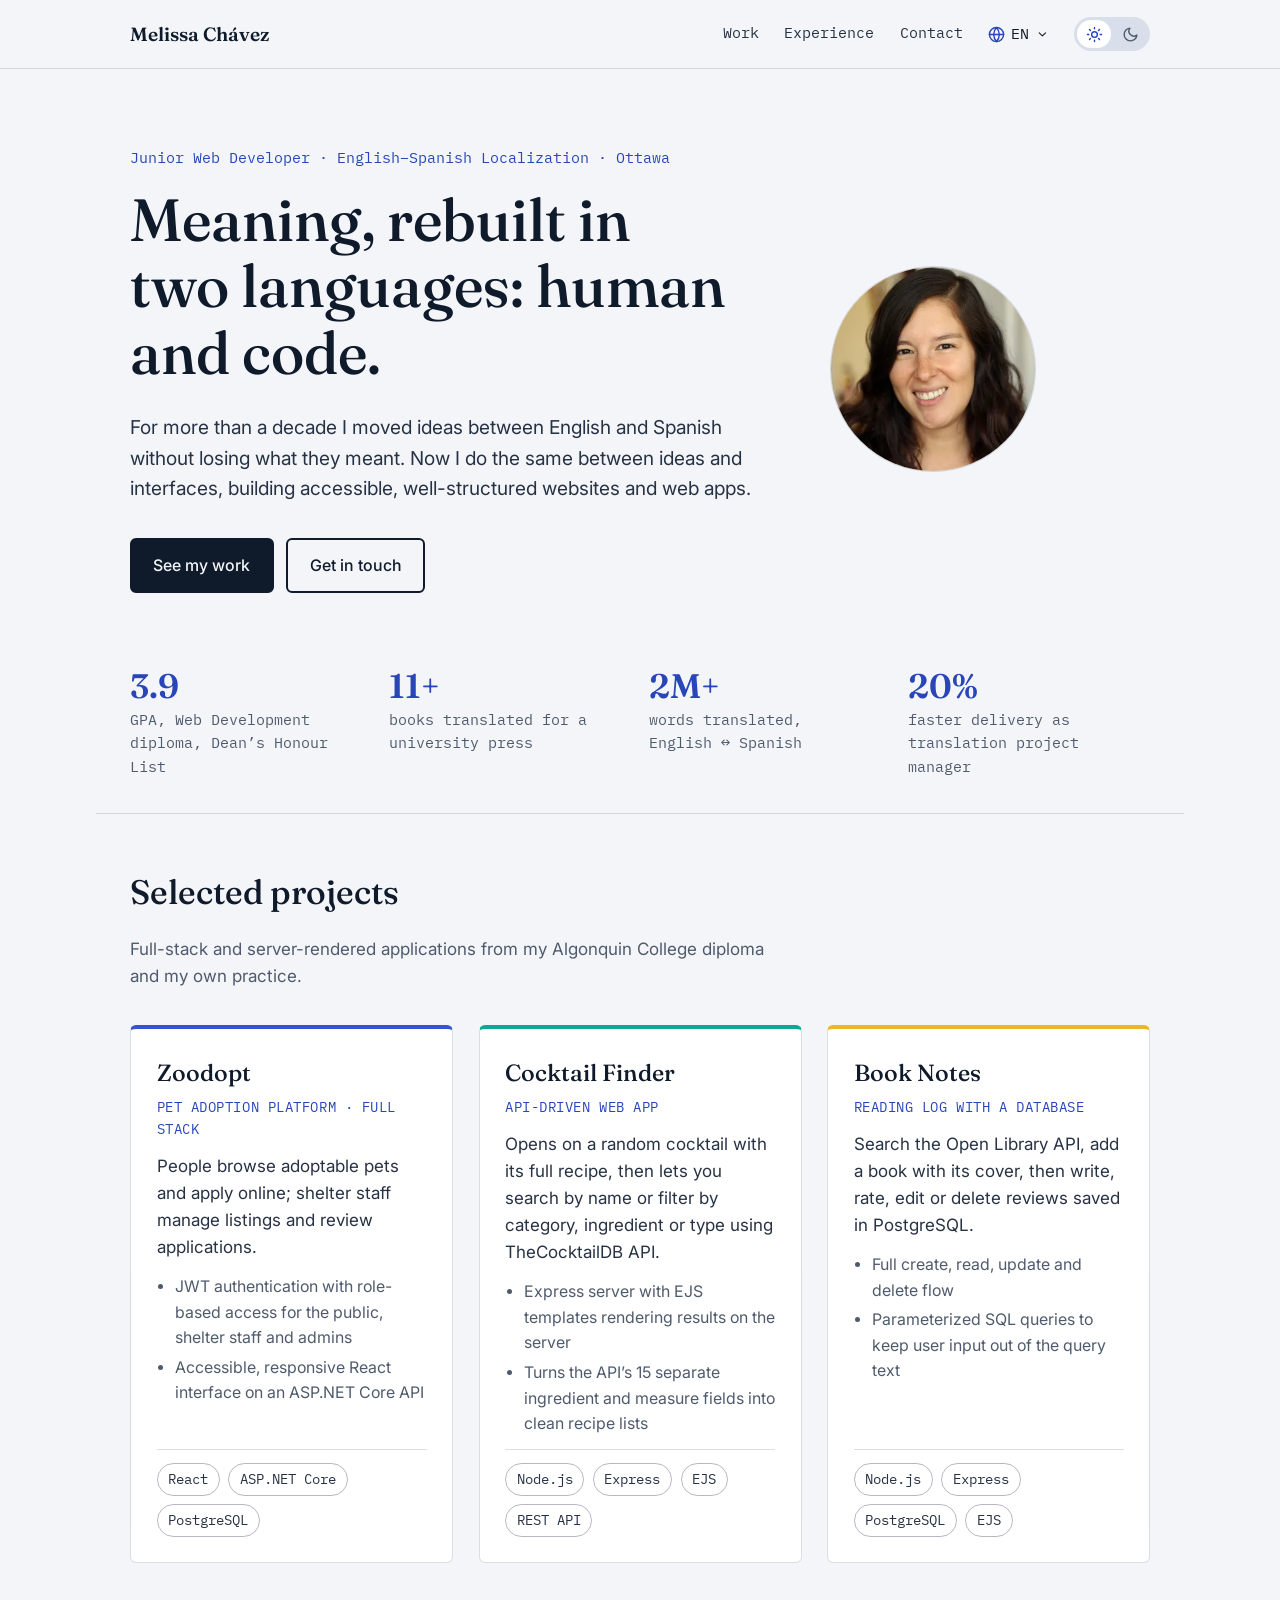
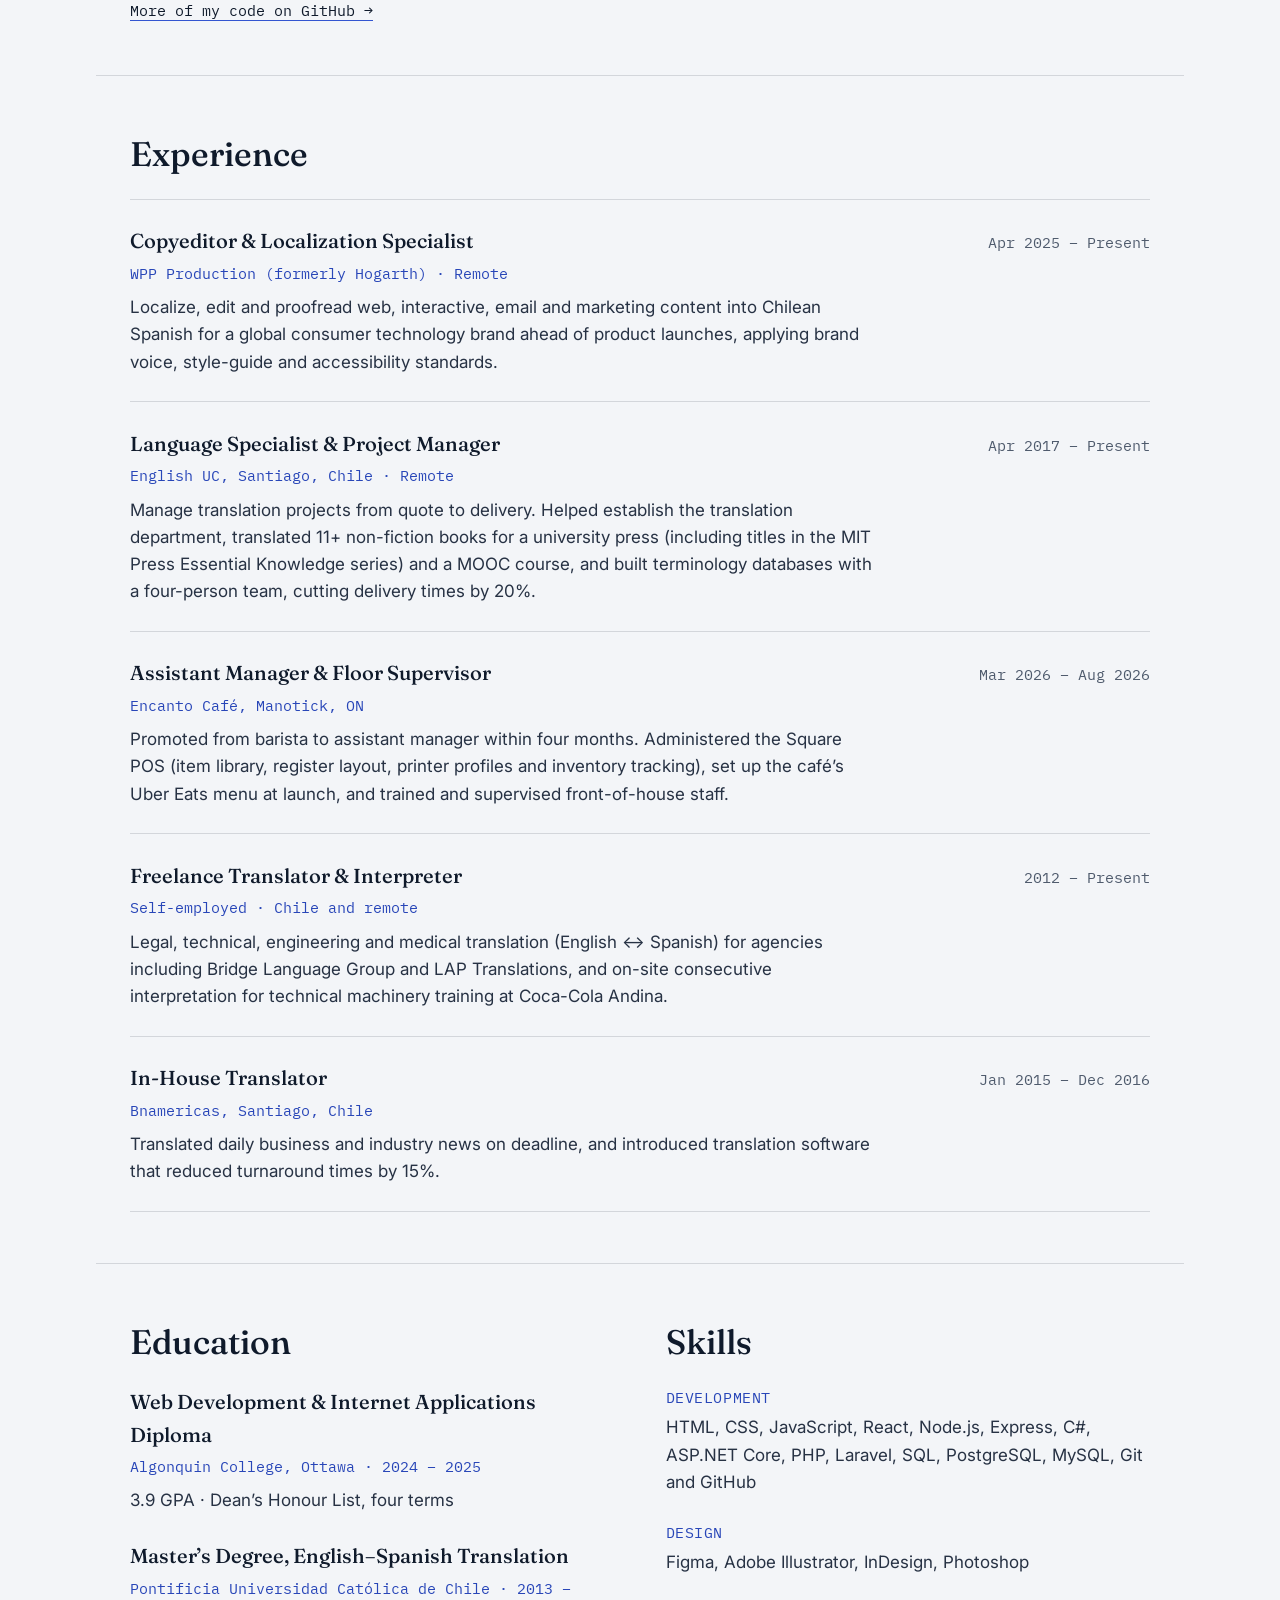
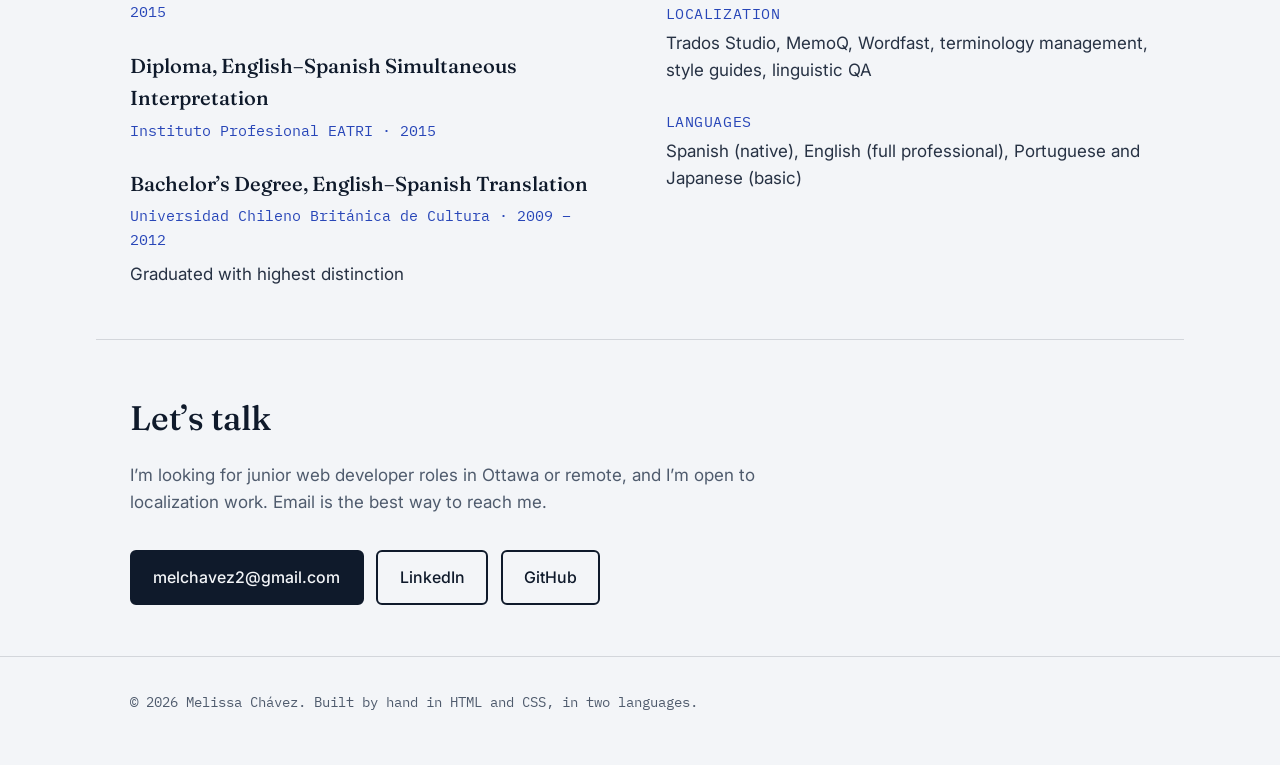
<file: index.html>
<!DOCTYPE html>
<html lang="en">
<head>
  <meta charset="UTF-8">
  <meta name="viewport" content="width=device-width, initial-scale=1">
  <title>Melissa Chávez | Junior Web Developer, Ottawa</title>
  <meta name="description" content="Melissa Chávez is a junior web developer in Ottawa with a 3.9 GPA web development diploma and over a decade of English–Spanish translation, localization and project management experience.">
  <link rel="canonical" href="https://melichavez.com/">
  <!-- Tell search engines this page also exists in Spanish -->
  <link rel="alternate" hreflang="en" href="https://melichavez.com/">
  <link rel="alternate" hreflang="es" href="https://melichavez.com/es/">
  <link rel="alternate" hreflang="x-default" href="https://melichavez.com/">

  <!-- Social sharing preview (LinkedIn, Slack, etc.) -->
  <meta property="og:type" content="website">
  <meta property="og:locale" content="en_CA">
  <meta property="og:locale:alternate" content="es_LA">
  <meta property="og:url" content="https://melichavez.com/">
  <meta property="og:title" content="Melissa Chávez | Junior Web Developer">
  <meta property="og:description" content="Web developer and English–Spanish localization specialist based in Ottawa.">
  <meta property="og:image" content="https://melichavez.com/images/melissa-640.jpg">

  <link rel="icon" href="favicon.svg" type="image/svg+xml">

  <link rel="preconnect" href="https://fonts.googleapis.com">
  <link rel="preconnect" href="https://fonts.gstatic.com" crossorigin>
  <link rel="stylesheet" href="https://fonts.googleapis.com/css2?family=Fraunces:opsz,wght@9..144,500;9..144,600&family=IBM+Plex+Mono:wght@400;500&family=Inter:wght@400;500;600&display=swap">
  <link rel="stylesheet" href="css/styles.css">
  <script src="js/theme.js"></script>
  <script src="js/lang-menu.js" defer></script>
  <script src="js/scroll-effects.js" defer></script>
</head>
<body>
  <a class="skip-link" href="#main">Skip to main content</a>

  <header class="site-header">
    <div class="wrap site-header__inner">
      <a class="logo" href="#top" aria-label="Melissa Chávez, back to top">Melissa Chávez</a>
      <nav aria-label="Primary">
        <ul class="nav-list">
          <li><a href="#work">Work</a></li>
          <li><a href="#experience">Experience</a></li>
          <li><a href="#contact">Contact</a></li>
        </ul>
      </nav>
      <details class="lang-menu">
        <summary class="lang-menu__toggle">
          <svg class="lang-menu__globe" viewBox="0 0 24 24" fill="none" stroke="currentColor" stroke-width="2" stroke-linecap="round" stroke-linejoin="round" aria-hidden="true"><circle cx="12" cy="12" r="10"/><path d="M2 12h20"/><path d="M12 2a15.3 15.3 0 0 1 4 10 15.3 15.3 0 0 1-4 10 15.3 15.3 0 0 1-4-10 15.3 15.3 0 0 1 4-10z"/></svg>
          <span class="visually-hidden">Language: English</span>
          <span aria-hidden="true">EN</span>
          <svg class="lang-menu__chevron" viewBox="0 0 24 24" fill="none" stroke="currentColor" stroke-width="2" stroke-linecap="round" stroke-linejoin="round" aria-hidden="true"><path d="m6 9 6 6 6-6"/></svg>
        </summary>
        <ul class="lang-menu__list">
          <li><a href="./" hreflang="en" lang="en" aria-current="true">English <span aria-hidden="true">✓</span></a></li>
          <li><a href="es/" hreflang="es" lang="es">Español</a></li>
        </ul>
      </details>
      <button class="theme-toggle" type="button" aria-label="Dark mode" aria-pressed="false" hidden>
        <span class="theme-toggle__icon theme-toggle__icon--sun" aria-hidden="true">
          <svg viewBox="0 0 24 24" fill="none" stroke="currentColor" stroke-width="2" stroke-linecap="round"><circle cx="12" cy="12" r="4"/><path d="M12 2v2M12 20v2M4.93 4.93l1.41 1.41M17.66 17.66l1.41 1.41M2 12h2M20 12h2M4.93 19.07l1.41-1.41M17.66 6.34l1.41-1.41"/></svg>
        </span>
        <span class="theme-toggle__icon theme-toggle__icon--moon" aria-hidden="true">
          <svg viewBox="0 0 24 24" fill="none" stroke="currentColor" stroke-width="2" stroke-linecap="round" stroke-linejoin="round"><path d="M21 12.8A9 9 0 1 1 11.2 3a7 7 0 0 0 9.8 9.8z"/></svg>
        </span>
      </button>
    </div>
  </header>

  <main id="main">

    <!-- ===== Hero ===== -->
    <section class="wrap hero" id="top" aria-labelledby="hero-title">
      <div class="hero__copy">
        <p class="eyebrow">Junior Web Developer · English–Spanish Localization · Ottawa</p>
        <h1 id="hero-title">Meaning, rebuilt in two languages: human and code.</h1>
        <p class="hero__body">
          For more than a decade I moved ideas between English and Spanish without
          losing what they meant. Now I do the same between ideas and interfaces,
          building accessible, well-structured websites and web apps.
        </p>
        <div class="hero__actions">
          <a class="button button--primary" href="#work">See my work</a>
          <a class="button button--ghost" href="#contact">Get in touch</a>
        </div>
      </div>
      <picture class="hero__portrait">
        <source type="image/webp" srcset="images/melissa-320.webp 320w, images/melissa-640.webp 640w" sizes="(min-width: 48rem) 12rem, 6.5rem">
        <img src="images/melissa-640.jpg" srcset="images/melissa-320.jpg 320w, images/melissa-640.jpg 640w" sizes="(min-width: 48rem) 12rem, 6.5rem" width="640" height="640" alt="Portrait of Melissa Chávez, smiling">
      </picture>
    </section>

    <!-- ===== Proof points ===== -->
    <section class="wrap stats" aria-label="Highlights">
      <ul class="stat-list">
        <li class="stat"><span class="stat__value">3.9</span><span class="stat__label">GPA, Web Development diploma, Dean’s Honour List</span></li>
        <li class="stat"><span class="stat__value">11+</span><span class="stat__label">books translated for a university press</span></li>
        <li class="stat"><span class="stat__value">2M+</span><span class="stat__label">words translated, English ↔ Spanish</span></li>
        <li class="stat"><span class="stat__value">20%</span><span class="stat__label">faster delivery as translation project manager</span></li>
      </ul>
    </section>

    <!-- ===== Projects ===== -->
    <section class="wrap section" id="work" aria-labelledby="work-title">
      <h2 id="work-title">Selected projects</h2>
      <p class="section__intro">
        Full-stack and server-rendered applications from my Algonquin College diploma and my own practice.
      </p>

      <div class="project-grid">
        <!-- To add a project: copy one <article> block, change the text and pick accent-1, -2 or -3. -->
        <article class="project-card project-card--accent-1">
          <h3>Zoodopt</h3>
          <p class="project-card__kind">Pet adoption platform · Full stack</p>
          <p>
            People browse adoptable pets and apply online; shelter staff manage
            listings and review applications.
          </p>
          <ul class="project-card__points">
            <li>JWT authentication with role-based access for the public, shelter staff and admins</li>
            <li>Accessible, responsive React interface on an ASP.NET Core API</li>
          </ul>
          <ul class="tag-list">
            <li>React</li><li>ASP.NET Core</li><li>PostgreSQL</li>
          </ul>
          <!-- TODO: add <a class="project-card__link" href="REPO-OR-DEMO-URL">View code</a> once the repo is public -->
        </article>

        <article class="project-card project-card--accent-2">
          <h3>Cocktail Finder</h3>
          <p class="project-card__kind">API-driven web app</p>
          <p>
            Opens on a random cocktail with its full recipe, then lets you search by name
            or filter by category, ingredient or type using TheCocktailDB API.
          </p>
          <ul class="project-card__points">
            <li>Express server with EJS templates rendering results on the server</li>
            <li>Turns the API’s 15 separate ingredient and measure fields into clean recipe lists</li>
          </ul>
          <ul class="tag-list">
            <li>Node.js</li><li>Express</li><li>EJS</li><li>REST API</li>
          </ul>
          <!-- TODO: add repo link -->
        </article>

        <article class="project-card project-card--accent-3">
          <h3>Book Notes</h3>
          <p class="project-card__kind">Reading log with a database</p>
          <p>
            Search the Open Library API, add a book with its cover, then write,
            rate, edit or delete reviews saved in PostgreSQL.
          </p>
          <ul class="project-card__points">
            <li>Full create, read, update and delete flow</li>
            <li>Parameterized SQL queries to keep user input out of the query text</li>
          </ul>
          <ul class="tag-list">
            <li>Node.js</li><li>Express</li><li>PostgreSQL</li><li>EJS</li>
          </ul>
          <!-- TODO: add repo link -->
        </article>
      </div>

      <p class="more-link">
        <a class="text-link" href="https://github.com/MelDevCode">More of my code on GitHub <span aria-hidden="true">→</span></a>
      </p>
    </section>

    <!-- ===== Experience (the on-page resume) ===== -->
    <section class="wrap section" id="experience" aria-labelledby="experience-title">
      <h2 id="experience-title">Experience</h2>

      <ol class="timeline">
        <li class="role">
          <div class="role__head">
            <h3>Copyeditor &amp; Localization Specialist</h3>
            <p class="role__date"><time datetime="2025-04">Apr 2025</time> – Present</p>
          </div>
          <p class="role__org">WPP Production (formerly Hogarth) · Remote</p>
          <p>
            Localize, edit and proofread web, interactive, email and marketing content into
            Chilean Spanish for a global consumer technology brand ahead of product launches,
            applying brand voice, style-guide and accessibility standards.
          </p>
        </li>

        <li class="role">
          <div class="role__head">
            <h3>Language Specialist &amp; Project Manager</h3>
            <p class="role__date"><time datetime="2017-04">Apr 2017</time> – Present</p>
          </div>
          <p class="role__org">English UC, Santiago, Chile · Remote</p>
          <p>
            Manage translation projects from quote to delivery. Helped establish the translation
            department, translated 11+ non-fiction books for a university press (including titles
            in the MIT Press Essential Knowledge series) and a MOOC course, and built terminology
            databases with a four-person team, cutting delivery times by 20%.
          </p>
        </li>

        <li class="role">
          <div class="role__head">
            <h3>Assistant Manager &amp; Floor Supervisor</h3>
            <p class="role__date"><time datetime="2026-03">Mar 2026</time> – <time datetime="2026-08">Aug 2026</time></p>
          </div>
          <p class="role__org">Encanto Café, Manotick, ON</p>
          <p>
            Promoted from barista to assistant manager within four months. Administered the Square
            POS (item library, register layout, printer profiles and inventory tracking), set up the
            café’s Uber Eats menu at launch, and trained and supervised front-of-house staff.
          </p>
        </li>

        <li class="role">
          <div class="role__head">
            <h3>Freelance Translator &amp; Interpreter</h3>
            <p class="role__date"><time datetime="2012">2012</time> – Present</p>
          </div>
          <p class="role__org">Self-employed · Chile and remote</p>
          <p>
            Legal, technical, engineering and medical translation (English ↔ Spanish) for agencies
            including Bridge Language Group and LAP Translations, and on-site consecutive interpretation
            for technical machinery training at Coca-Cola Andina.
          </p>
        </li>

        <li class="role">
          <div class="role__head">
            <h3>In-House Translator</h3>
            <p class="role__date"><time datetime="2015-01">Jan 2015</time> – <time datetime="2016-12">Dec 2016</time></p>
          </div>
          <p class="role__org">Bnamericas, Santiago, Chile</p>
          <p>
            Translated daily business and industry news on deadline, and introduced translation
            software that reduced turnaround times by 15%.
          </p>
        </li>
      </ol>
    </section>

    <!-- ===== Education + Skills ===== -->
    <section class="wrap section two-col" aria-label="Education and skills">
      <div>
        <h2>Education</h2>
        <ul class="plain-list">
          <li>
            <h3>Web Development &amp; Internet Applications Diploma</h3>
            <p class="role__org">Algonquin College, Ottawa · 2024 – 2025</p>
            <p>3.9 GPA · Dean’s Honour List, four terms</p>
          </li>
          <li>
            <h3>Master’s Degree, English–Spanish Translation</h3>
            <p class="role__org">Pontificia Universidad Católica de Chile · 2013 – 2015</p>
          </li>
          <li>
            <h3>Diploma, English–Spanish Simultaneous Interpretation</h3>
            <p class="role__org">Instituto Profesional EATRI · 2015</p>
          </li>
          <li>
            <h3>Bachelor’s Degree, English–Spanish Translation</h3>
            <p class="role__org">Universidad Chileno Británica de Cultura · 2009 – 2012</p>
            <p>Graduated with highest distinction</p>
          </li>
        </ul>
      </div>

      <div>
        <h2>Skills</h2>
        <dl class="skills">
          <dt>Development</dt>
          <dd>HTML, CSS, JavaScript, React, Node.js, Express, C#, ASP.NET Core, PHP, Laravel, SQL, PostgreSQL, MySQL, Git and GitHub</dd>
          <dt>Design</dt>
          <dd>Figma, Adobe Illustrator, InDesign, Photoshop</dd>
          <dt>Localization</dt>
          <dd>Trados Studio, MemoQ, Wordfast, terminology management, style guides, linguistic QA</dd>
          <dt>Languages</dt>
          <dd>Spanish (native), English (full professional), Portuguese and Japanese (basic)</dd>
        </dl>
      </div>
    </section>

    <!-- ===== Contact ===== -->
    <section class="wrap section contact" id="contact" aria-labelledby="contact-title">
      <h2 id="contact-title">Let’s talk</h2>
      <p class="section__intro">
        I’m looking for junior web developer roles in Ottawa or remote, and I’m open to
        localization work. Email is the best way to reach me.
      </p>
      <ul class="contact-list">
        <li><a class="button button--primary" href="mailto:melchavez2@gmail.com">melchavez2@gmail.com</a></li>
        <li><a class="button button--ghost" href="https://www.linkedin.com/in/melichavez">LinkedIn</a></li>
        <li><a class="button button--ghost" href="https://github.com/MelDevCode">GitHub</a></li>
      </ul>
    </section>

  </main>

  <footer class="site-footer">
    <div class="wrap">
      <p>© 2026 Melissa Chávez. Built by hand in HTML and CSS, in two languages.</p>
    </div>
  </footer>
</body>
</html>
</file>
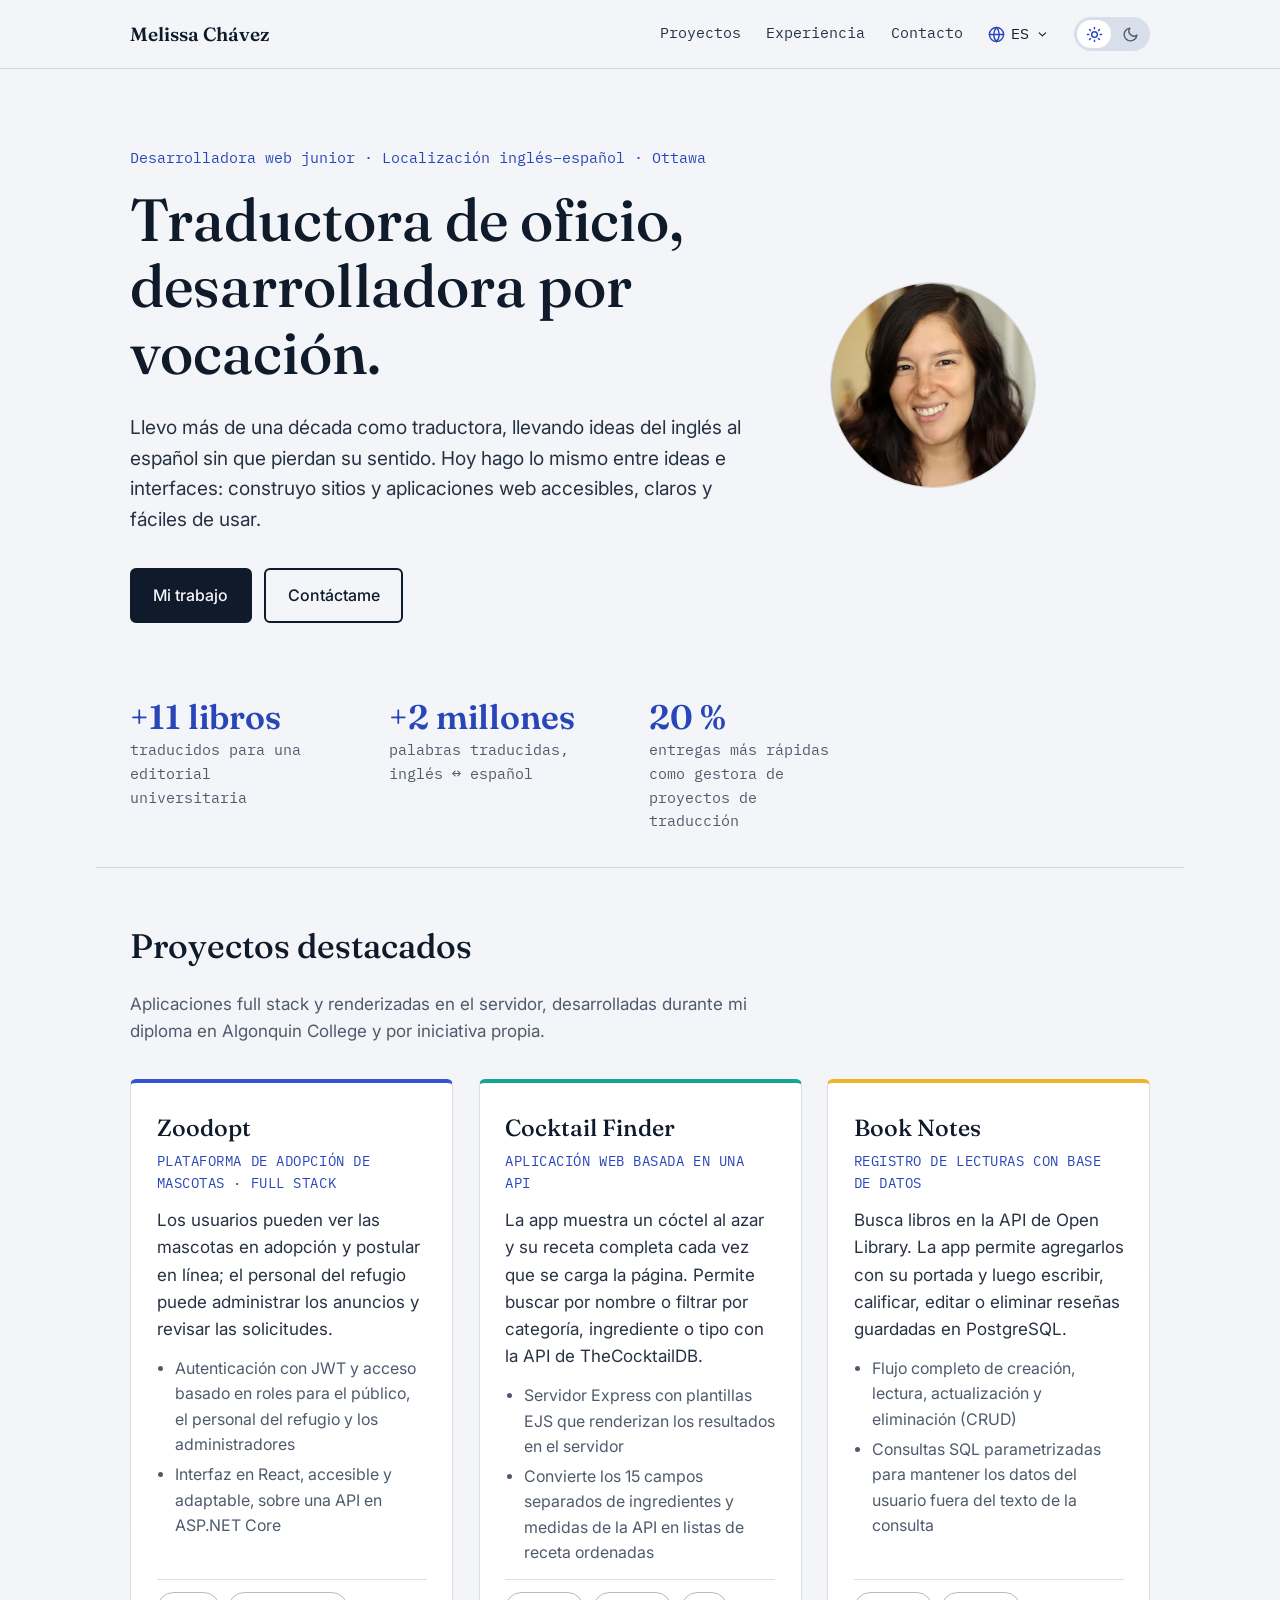
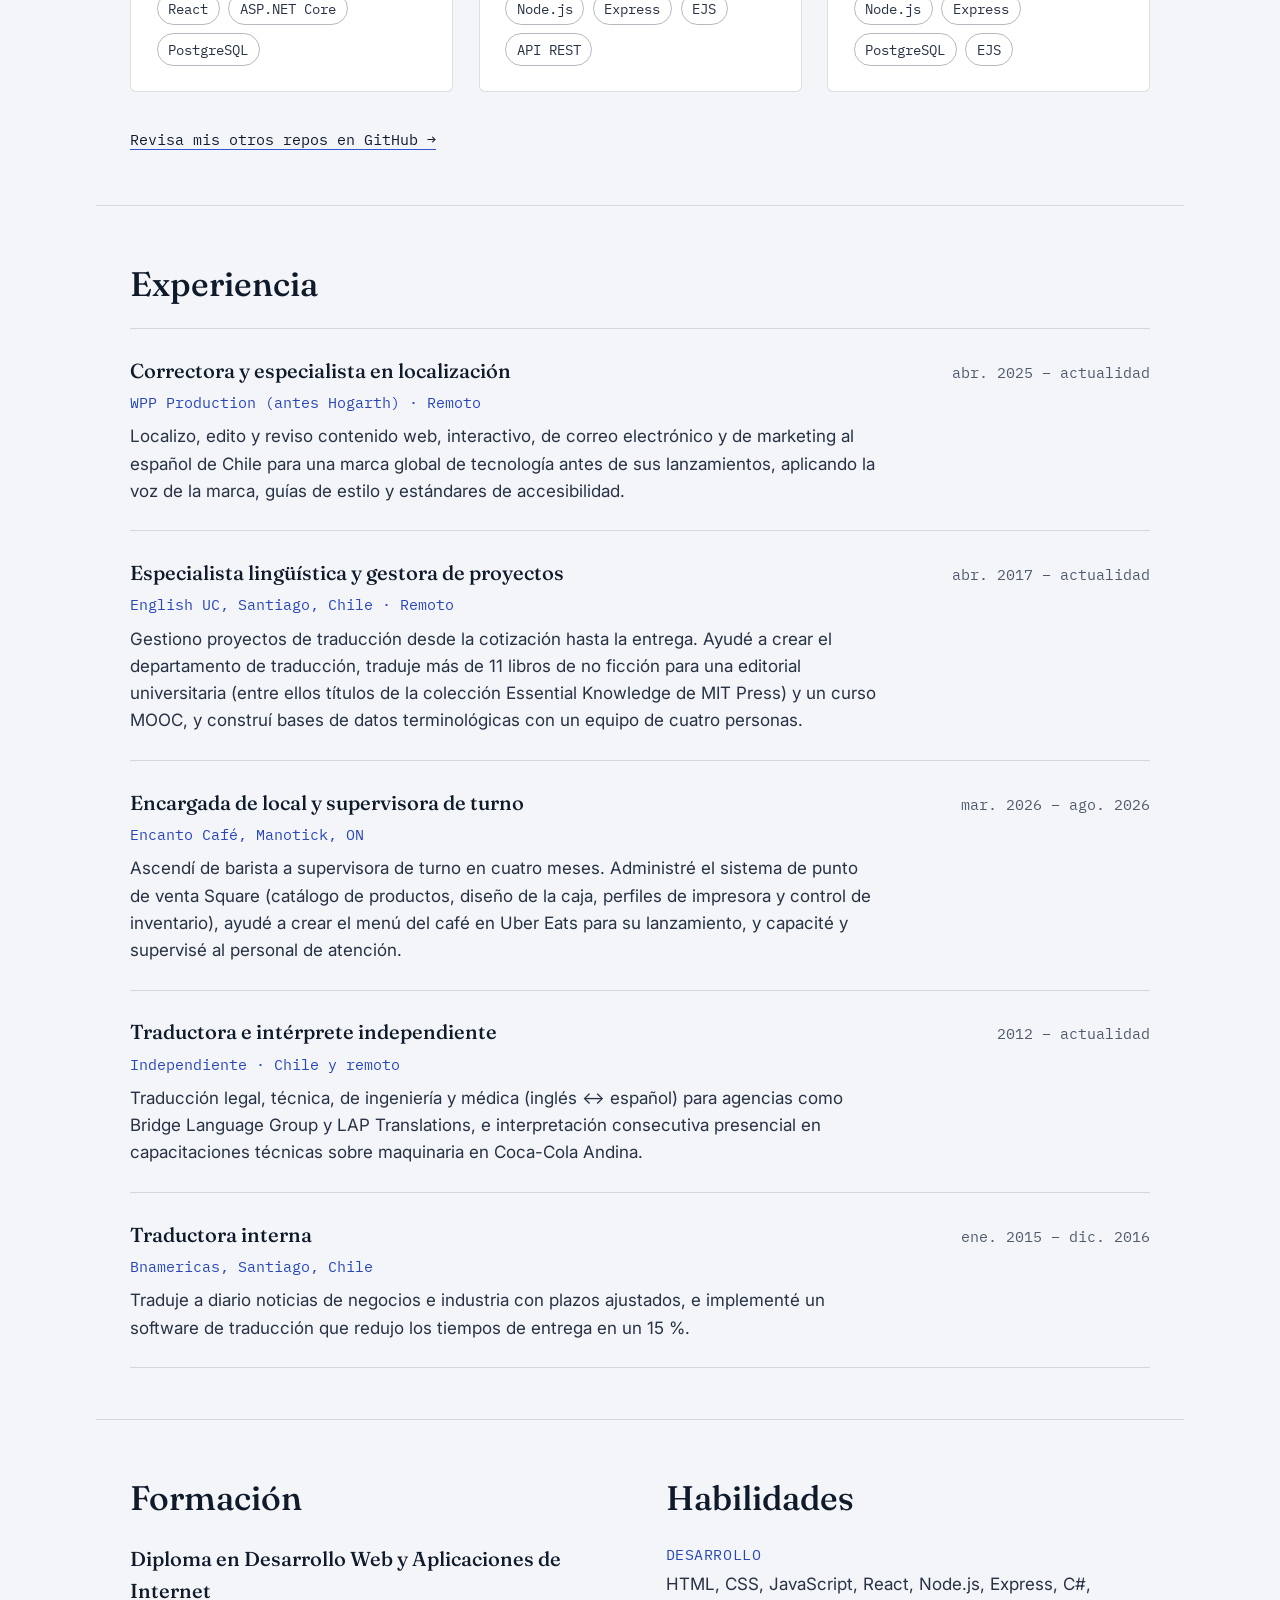
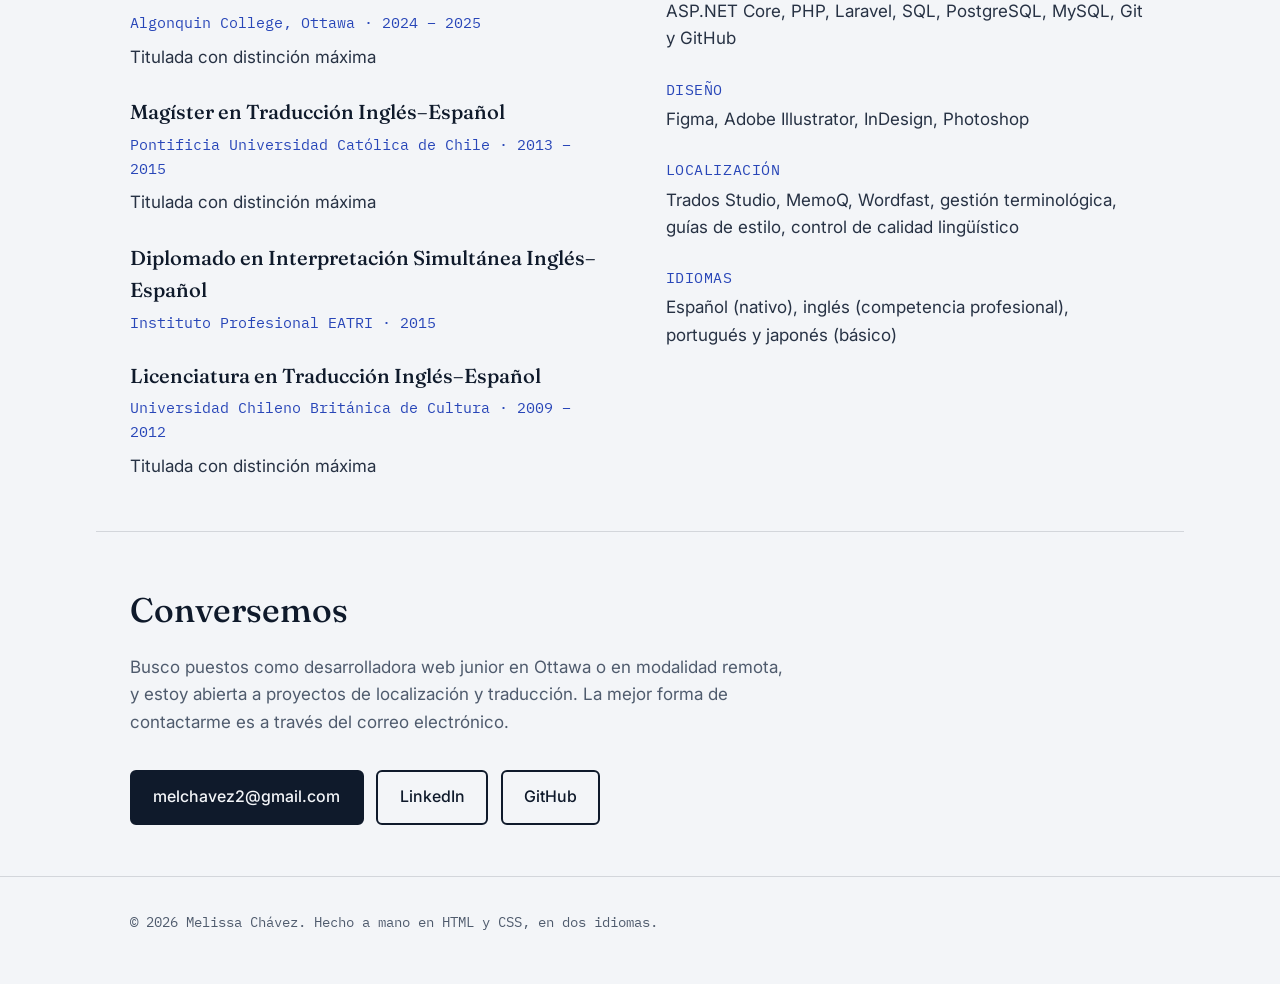
<file: es/index.html>
<!DOCTYPE html>
<html lang="es">
<head>
  <meta charset="UTF-8">
  <meta name="viewport" content="width=device-width, initial-scale=1">
  <title>Melissa Chávez | Desarrolladora web junior en Ottawa</title>
  <meta name="description" content="Melissa Chávez es desarrolladora web junior en Ottawa, con un diploma en desarrollo web (promedio 3,9) y más de una década de experiencia en traducción, localización y gestión de proyectos inglés–español.">
  <link rel="canonical" href="https://melichavez.com/es/">
  <!-- Indica a los buscadores que esta página también existe en inglés -->
  <link rel="alternate" hreflang="en" href="https://melichavez.com/">
  <link rel="alternate" hreflang="es" href="https://melichavez.com/es/">
  <link rel="alternate" hreflang="x-default" href="https://melichavez.com/">

  <!-- Vista previa al compartir (LinkedIn, Slack, etc.) -->
  <meta property="og:type" content="website">
  <meta property="og:locale" content="es_LA">
  <meta property="og:locale:alternate" content="en_CA">
  <meta property="og:url" content="https://melichavez.com/es/">
  <meta property="og:title" content="Melissa Chávez | Desarrolladora web junior">
  <meta property="og:description" content="Desarrolladora web y especialista en localización inglés–español, con base en Ottawa.">
  <meta property="og:image" content="https://melichavez.com/images/melissa-640.jpg">

  <link rel="icon" href="../favicon.svg" type="image/svg+xml">

  <link rel="preconnect" href="https://fonts.googleapis.com">
  <link rel="preconnect" href="https://fonts.gstatic.com" crossorigin>
  <link rel="stylesheet" href="https://fonts.googleapis.com/css2?family=Fraunces:opsz,wght@9..144,500;9..144,600&family=IBM+Plex+Mono:wght@400;500&family=Inter:wght@400;500;600&display=swap">
  <link rel="stylesheet" href="../css/styles.css">
  <script src="../js/theme.js"></script>
  <script src="../js/lang-menu.js" defer></script>
  <script src="../js/scroll-effects.js" defer></script>
</head>
<body>
  <a class="skip-link" href="#main">Saltar al contenido principal</a>

  <header class="site-header">
    <div class="wrap site-header__inner">
      <a class="logo" href="#top" aria-label="Melissa Chávez, volver al inicio">Melissa Chávez</a>
      <nav aria-label="Principal">
        <ul class="nav-list">
          <li><a href="#work">Proyectos</a></li>
          <li><a href="#experience">Experiencia</a></li>
          <li><a href="#contact">Contacto</a></li>
        </ul>
      </nav>
      <details class="lang-menu">
        <summary class="lang-menu__toggle">
          <svg class="lang-menu__globe" viewBox="0 0 24 24" fill="none" stroke="currentColor" stroke-width="2" stroke-linecap="round" stroke-linejoin="round" aria-hidden="true"><circle cx="12" cy="12" r="10"/><path d="M2 12h20"/><path d="M12 2a15.3 15.3 0 0 1 4 10 15.3 15.3 0 0 1-4 10 15.3 15.3 0 0 1-4-10 15.3 15.3 0 0 1 4-10z"/></svg>
          <span class="visually-hidden">Idioma: español</span>
          <span aria-hidden="true">ES</span>
          <svg class="lang-menu__chevron" viewBox="0 0 24 24" fill="none" stroke="currentColor" stroke-width="2" stroke-linecap="round" stroke-linejoin="round" aria-hidden="true"><path d="m6 9 6 6 6-6"/></svg>
        </summary>
        <ul class="lang-menu__list">
          <li><a href="../" hreflang="en" lang="en">English</a></li>
          <li><a href="./" hreflang="es" lang="es" aria-current="true">Español <span aria-hidden="true">✓</span></a></li>
        </ul>
      </details>
      <button class="theme-toggle" type="button" aria-label="Modo oscuro" aria-pressed="false" hidden>
        <span class="theme-toggle__icon theme-toggle__icon--sun" aria-hidden="true">
          <svg viewBox="0 0 24 24" fill="none" stroke="currentColor" stroke-width="2" stroke-linecap="round"><circle cx="12" cy="12" r="4"/><path d="M12 2v2M12 20v2M4.93 4.93l1.41 1.41M17.66 17.66l1.41 1.41M2 12h2M20 12h2M4.93 19.07l1.41-1.41M17.66 6.34l1.41-1.41"/></svg>
        </span>
        <span class="theme-toggle__icon theme-toggle__icon--moon" aria-hidden="true">
          <svg viewBox="0 0 24 24" fill="none" stroke="currentColor" stroke-width="2" stroke-linecap="round" stroke-linejoin="round"><path d="M21 12.8A9 9 0 1 1 11.2 3a7 7 0 0 0 9.8 9.8z"/></svg>
        </span>
      </button>
    </div>
  </header>

  <main id="main">

    <!-- ===== Presentación ===== -->
    <section class="wrap hero" id="top" aria-labelledby="hero-title">
      <div class="hero__copy">
        <p class="eyebrow">Desarrolladora web junior · Localización inglés–español · Ottawa</p>
        <h1 id="hero-title">Traductora de oficio, desarrolladora por vocación.</h1>
        <p class="hero__body">
          Llevo más de una década como traductora, llevando ideas del inglés al español sin que pierdan su sentido. Hoy hago lo mismo entre ideas e interfaces: construyo sitios y aplicaciones web accesibles, claros y fáciles de usar.
        </p>
        <div class="hero__actions">
          <a class="button button--primary" href="#work">Mi trabajo</a>
          <a class="button button--ghost" href="#contact">Contáctame</a>
        </div>
      </div>
      <picture class="hero__portrait">
        <source type="image/webp" srcset="../images/melissa-320.webp 320w, ../images/melissa-640.webp 640w" sizes="(min-width: 48rem) 12rem, 6.5rem">
        <img src="../images/melissa-640.jpg" srcset="../images/melissa-320.jpg 320w, ../images/melissa-640.jpg 640w" sizes="(min-width: 48rem) 12rem, 6.5rem" width="640" height="640" alt="Retrato de Melissa Chávez, sonriendo">
      </picture>
    </section>

    <!-- ===== Logros ===== -->
    <section class="wrap stats" aria-label="Logros destacados">
      <ul class="stat-list">
        <li class="stat"><span class="stat__value">+11 libros</span><span class="stat__label"> traducidos para una editorial universitaria</span></li>
        <li class="stat"><span class="stat__value">+2 millones</span><span class="stat__label">palabras traducidas, inglés ↔ español</span></li>
        <li class="stat"><span class="stat__value">20 %</span><span class="stat__label">entregas más rápidas como gestora de proyectos de traducción</span></li>
      </ul>
    </section>

    <!-- ===== Proyectos ===== -->
    <section class="wrap section" id="work" aria-labelledby="work-title">
      <h2 id="work-title">Proyectos destacados</h2>
      <p class="section__intro">
        Aplicaciones full stack y renderizadas en el servidor, desarrolladas durante mi diploma en Algonquin College y por iniciativa propia.
      </p>

      <div class="project-grid">
        <!-- Para agregar un proyecto: copia un bloque <article>, cambia el texto y elige accent-1, -2 o -3. -->
        <article class="project-card project-card--accent-1">
          <h3>Zoodopt</h3>
          <p class="project-card__kind">Plataforma de adopción de mascotas · Full stack</p>
          <p>
            Los usuarios pueden ver las mascotas en adopción y postular en línea;
            el personal del refugio puede administrar los anuncios y revisar las solicitudes.
          </p>
          <ul class="project-card__points">
            <li>Autenticación con JWT y acceso basado en roles para el público, el personal del refugio y los administradores</li>
            <li>Interfaz en React, accesible y adaptable, sobre una API en ASP.NET Core</li>
          </ul>
          <ul class="tag-list">
            <li>React</li><li>ASP.NET Core</li><li>PostgreSQL</li>
          </ul>
          <!-- TODO: add repo link here and in ../index.html -->
        </article>

        <article class="project-card project-card--accent-2">
          <h3>Cocktail Finder</h3>
          <p class="project-card__kind">Aplicación web basada en una API</p>
          <p>
            La app muestra un cóctel al azar y su receta completa cada vez que se carga la página. Permite buscar por nombre o filtrar por categoría, ingrediente o tipo con la API de TheCocktailDB.
          </p>
          <ul class="project-card__points">
            <li>Servidor Express con plantillas EJS que renderizan los resultados en el servidor</li>
            <li>Convierte los 15 campos separados de ingredientes y medidas de la API en listas de receta ordenadas</li>
          </ul>
          <ul class="tag-list">
            <li>Node.js</li><li>Express</li><li>EJS</li><li>API REST</li>
          </ul>
          <!-- TODO: add repo link here and in ../index.html -->
        </article>

        <article class="project-card project-card--accent-3">
          <h3>Book Notes</h3>
          <p class="project-card__kind">Registro de lecturas con base de datos</p>
          <p>
            Busca libros en la API de Open Library. La app permite agregarlos con su portada y luego
            escribir, calificar, editar o eliminar reseñas guardadas en PostgreSQL.
          </p>
          <ul class="project-card__points">
            <li>Flujo completo de creación, lectura, actualización y eliminación (CRUD)</li>
            <li>Consultas SQL parametrizadas para mantener los datos del usuario fuera del texto de la consulta</li>
          </ul>
          <ul class="tag-list">
            <li>Node.js</li><li>Express</li><li>PostgreSQL</li><li>EJS</li>
          </ul>
          <!-- TODO: add repo link here and in ../index.html -->
        </article>
      </div>

      <p class="more-link">
        <a class="text-link" href="https://github.com/MelDevCode">Revisa mis otros repos en GitHub <span aria-hidden="true">→</span></a>
      </p>
    </section>

    <!-- ===== Experiencia (el currículum en la página) ===== -->
    <section class="wrap section" id="experience" aria-labelledby="experience-title">
      <h2 id="experience-title">Experiencia</h2>

      <ol class="timeline">
        <li class="role">
          <div class="role__head">
            <h3>Correctora y especialista en localización</h3>
            <p class="role__date"><time datetime="2025-04">abr. 2025</time> – actualidad</p>
          </div>
          <p class="role__org">WPP Production (antes Hogarth) · Remoto</p>
          <p>
            Localizo, edito y reviso contenido web, interactivo, de correo electrónico y de marketing
            al español de Chile para una marca global de tecnología antes de sus lanzamientos,
            aplicando la voz de la marca, guías de estilo y estándares de accesibilidad.
          </p>
        </li>

        <li class="role">
          <div class="role__head">
            <h3>Especialista lingüística y gestora de proyectos</h3>
            <p class="role__date"><time datetime="2017-04">abr. 2017</time> – actualidad</p>
          </div>
          <p class="role__org">English UC, Santiago, Chile · Remoto</p>
          <p>
            Gestiono proyectos de traducción desde la cotización hasta la entrega. Ayudé a crear el
            departamento de traducción, traduje más de 11 libros de no ficción para una editorial universitaria
            (entre ellos títulos de la colección Essential Knowledge de MIT Press) y un curso MOOC, y construí
            bases de datos terminológicas con un equipo de cuatro personas.
          </p>
        </li>

        <li class="role">
          <div class="role__head">
            <h3>Encargada de local y supervisora de turno</h3>
            <p class="role__date"><time datetime="2026-03">mar. 2026</time> – <time datetime="2026-08">ago. 2026</time></p>
          </div>
          <p class="role__org">Encanto Café, Manotick, ON</p>
          <p>
            Ascendí de barista a supervisora de turno en cuatro meses. Administré el sistema de punto de venta Square
            (catálogo de productos, diseño de la caja, perfiles de impresora y control de inventario), ayudé a crear el menú del café en Uber Eats para su lanzamiento, y capacité y supervisé al personal de atención.
          </p>
        </li>

        <li class="role">
          <div class="role__head">
            <h3>Traductora e intérprete independiente</h3>
            <p class="role__date"><time datetime="2012">2012</time> – actualidad</p>
          </div>
          <p class="role__org">Independiente · Chile y remoto</p>
          <p>
            Traducción legal, técnica, de ingeniería y médica (inglés ↔ español) para agencias como
            Bridge Language Group y LAP Translations, e interpretación consecutiva presencial en capacitaciones
            técnicas sobre maquinaria en Coca-Cola Andina.
          </p>
        </li>

        <li class="role">
          <div class="role__head">
            <h3>Traductora interna</h3>
            <p class="role__date"><time datetime="2015-01">ene. 2015</time> – <time datetime="2016-12">dic. 2016</time></p>
          </div>
          <p class="role__org">Bnamericas, Santiago, Chile</p>
          <p>
            Traduje a diario noticias de negocios e industria con plazos ajustados, e implementé un
            software de traducción que redujo los tiempos de entrega en un 15 %.
          </p>
        </li>
      </ol>
    </section>

    <!-- ===== Formación y habilidades ===== -->
    <section class="wrap section two-col" aria-label="Formación y habilidades">
      <div>
        <h2>Formación</h2>
        <ul class="plain-list">
          <li>
            <h3>Diploma en Desarrollo Web y Aplicaciones de Internet</h3>
            <p class="role__org">Algonquin College, Ottawa · 2024 – 2025</p>
            <p>Titulada con distinción máxima</p>
          </li>
          <li>
            <h3>Magíster en Traducción Inglés–Español</h3>
            <p class="role__org">Pontificia Universidad Católica de Chile · 2013 – 2015</p>
            <p>Titulada con distinción máxima</p>
          </li>
          <li>
            <h3>Diplomado en Interpretación Simultánea Inglés–Español</h3>
            <p class="role__org">Instituto Profesional EATRI · 2015</p>
          </li>
          <li>
            <h3>Licenciatura en Traducción Inglés–Español</h3>
            <p class="role__org">Universidad Chileno Británica de Cultura · 2009 – 2012</p>
            <p>Titulada con distinción máxima</p>
          </li>
        </ul>
      </div>

      <div>
        <h2>Habilidades</h2>
        <dl class="skills">
          <dt>Desarrollo</dt>
          <dd>HTML, CSS, JavaScript, React, Node.js, Express, C#, ASP.NET Core, PHP, Laravel, SQL, PostgreSQL, MySQL, Git y GitHub</dd>
          <dt>Diseño</dt>
          <dd>Figma, Adobe Illustrator, InDesign, Photoshop</dd>
          <dt>Localización</dt>
          <dd>Trados Studio, MemoQ, Wordfast, gestión terminológica, guías de estilo, control de calidad lingüístico</dd>
          <dt>Idiomas</dt>
          <dd>Español (nativo), inglés (competencia profesional), portugués y japonés (básico)</dd>
        </dl>
      </div>
    </section>

    <!-- ===== Contacto ===== -->
    <section class="wrap section contact" id="contact" aria-labelledby="contact-title">
      <h2 id="contact-title">Conversemos</h2>
      <p class="section__intro">
        Busco puestos como desarrolladora web junior en Ottawa o en modalidad remota, y estoy
        abierta a proyectos de localización y traducción. La mejor forma de contactarme es a través del correo electrónico.
      </p>
      <ul class="contact-list">
        <li><a class="button button--primary" href="mailto:melchavez2@gmail.com">melchavez2@gmail.com</a></li>
        <li><a class="button button--ghost" href="https://www.linkedin.com/in/melichavez">LinkedIn</a></li>
        <li><a class="button button--ghost" href="https://github.com/MelDevCode">GitHub</a></li>
      </ul>
    </section>

  </main>

  <footer class="site-footer">
    <div class="wrap">
      <p>© 2026 Melissa Chávez. Hecho a mano en HTML y CSS, en dos idiomas.</p>
    </div>
  </footer>
</body>
</html>
</file>
<file: css/styles.css>
/* =========================================================
   melichavez.com — v1 stylesheet
   Mobile-first: base styles target small screens; the
   @media (min-width: …) blocks at the bottom add layout
   for wider screens.
   ========================================================= */

/* ---------- 1. Design tokens ----------
   Change a colour or size here and it updates everywhere. */
:root {
  /* Colours: palette B "Slate and cobalt" */
  --color-paper: #f3f5f8;      /* page background */
  --color-surface: #ffffff;    /* cards */
  --color-ink: #0f1a2b;        /* headings, main text */
  --color-text: #273244;       /* body text */
  --color-muted: #4f5b6d;      /* secondary text (6.3:1 contrast) */
  --color-line: rgba(15, 26, 43, 0.14);
  --color-header-bg: rgba(243, 245, 248, 0.94);
  --color-tag-border: rgba(15, 26, 43, 0.3);
  --color-track: #d9dfea;      /* theme toggle background */

  /* Photo filter (none for now; kept as a hook for later tweaks) */
  --photo-filter: none;

  /* One accent. --color-accent is for borders and decoration (5.7:1);
     --color-accent-text is for text and passes WCAG AA (7.2:1). */
  --color-accent: #3355d1;
  --color-accent-text: #2846b8;

  /* Supporting colours: decoration only (project card borders), never text */
  --color-accent-2: #12a594;   /* teal */
  --color-accent-3: #f0b429;   /* amber */

  /* Type */
  --font-display: "Fraunces", Georgia, serif;
  --font-body: "Inter", system-ui, -apple-system, "Segoe UI", sans-serif;
  --font-mono: "IBM Plex Mono", ui-monospace, Consolas, monospace;

  /* Spacing scale */
  --space-1: 0.5rem;
  --space-2: 1rem;
  --space-3: 1.5rem;
  --space-4: 2rem;
  --space-5: 3rem;
  --space-6: 4.5rem;

  --max-width: 64rem;
  --gutter: 1.25rem;
  --radius: 6px;
}

/* ---------- 1b. Dark theme ----------
   Same token names, new values. Applied when <html data-theme="dark">
   (set by js/theme.js). Every text colour checked: 7:1 or better. */
[data-theme="dark"] {
  color-scheme: dark;          /* dark scrollbars and form controls */
  --color-paper: #14181f;      /* deep slate: a hint of blue, calmer than navy */
  --color-surface: #1d222b;
  --color-ink: #eef2f8;
  --color-text: #cdd5e1;
  --color-muted: #a3aec0;
  --color-line: rgba(238, 242, 248, 0.14);
  --color-header-bg: rgba(20, 24, 31, 0.94);
  --color-tag-border: rgba(238, 242, 248, 0.3);
  --color-track: #2a303b;

  --color-accent: #6f8cff;
  --color-accent-text: #93a9ff;
  --color-accent-2: #2cc4b0;
  --color-accent-3: #f5c451;
}

/* ---------- 2. Base ---------- */
*,
*::before,
*::after {
  box-sizing: border-box;
}

html {
  font-size: 106.25%; /* 17px when the browser default is 16px. A % (not px) respects
                         visitors who set a larger default font in their browser. */
  scroll-behavior: smooth;
  scroll-padding-top: 5rem; /* stops the sticky header covering section titles */
}

body {
  margin: 0;
  background: var(--color-paper);
  color: var(--color-text);
  font-family: var(--font-body);
  font-size: 1rem;
  line-height: 1.6;
}

img {
  max-width: 100%;
  height: auto;
  display: block;
}

h1, h2, h3 {
  color: var(--color-ink);
  margin: 0;
}

p {
  margin: 0;
}

a {
  color: inherit;
}

/* Visible keyboard focus everywhere */
:focus-visible {
  outline: 3px solid var(--color-accent-text);
  outline-offset: 3px;
}

.wrap {
  width: 100%;
  max-width: var(--max-width);
  margin-inline: auto;
  padding-inline: var(--gutter);
}

/* Hidden until a keyboard user presses Tab */
.skip-link {
  position: absolute;
  left: var(--space-2);
  top: -4rem;
  z-index: 100;
  padding: var(--space-1) var(--space-2);
  background: var(--color-ink);
  color: var(--color-paper);
  border-radius: var(--radius);
}
.skip-link:focus {
  top: var(--space-2);
}

/* ---------- 3. Header ---------- */
.site-header {
  /* Scrolls away on phones (saves screen space); pinned from tablet up, see section 12 */
  z-index: 10;
  background: var(--color-header-bg);
  border-bottom: 1px solid var(--color-line);
  backdrop-filter: blur(6px);
}

.site-header__inner {
  display: flex;
  align-items: center;
  justify-content: space-between;
  flex-wrap: wrap; /* on very narrow phones the nav drops below the name */
  gap: 0.25rem var(--space-2);
  padding-block: 0.875rem;
}

.logo {
  font-family: var(--font-display);
  font-weight: 600;
  font-size: 1.125rem;
  color: var(--color-ink);
  text-decoration: none;
  white-space: nowrap;
}

.nav-list {
  display: flex;
  gap: 0.875rem;
  margin: 0;
  padding: 0;
  list-style: none;
  font-family: var(--font-mono);
  font-size: 0.875rem;
}

.nav-list a {
  display: inline-block;
  padding-block: 0.375rem; /* bigger tap target */
  text-decoration: none;
  border-bottom: 2px solid transparent;
}

.nav-list a:hover {
  border-bottom-color: var(--color-accent);
}

/* The section you're currently reading (set by js/scroll-effects.js) */
.nav-list a[aria-current="true"] {
  color: var(--color-accent-text);
  border-bottom-color: var(--color-accent);
}

.site-header nav {
  margin-left: auto; /* keeps nav and toggle together on the right */
}

/* Sun and moon switch */
.theme-toggle {
  display: inline-flex;
  gap: 2px;
  padding: 3px;
  border: 0;
  border-radius: 999px;
  background: var(--color-track);
  cursor: pointer;
}

.theme-toggle[hidden] {
  display: none;
}

.theme-toggle__icon {
  display: flex;
  align-items: center;
  justify-content: center;
  width: 2rem;
  height: 1.625rem;
  border-radius: 999px;
  color: var(--color-muted);
  transition: background-color 0.2s, color 0.2s;
}

.theme-toggle__icon svg {
  width: 1rem;
  height: 1rem;
}

/* Light mode: the sun is "on" */
.theme-toggle__icon--sun {
  background: var(--color-surface);
  color: var(--color-accent-text);
}

/* Dark mode: the moon is "on" */
[data-theme="dark"] .theme-toggle__icon--sun {
  background: transparent;
  color: var(--color-muted);
}

[data-theme="dark"] .theme-toggle__icon--moon {
  background: var(--color-accent);
  color: var(--color-paper);
}

/* Language menu (globe dropdown)
   A native <details> element: it opens and closes without JavaScript.
   js/lang-menu.js only adds "close on outside click" and "close on Escape". */
.lang-menu {
  position: relative; /* the dropdown list is positioned against this */
}

.lang-menu__toggle {
  display: inline-flex;
  align-items: center;
  gap: 0.375rem;
  padding: 0.375rem 0.5rem;
  border-radius: var(--radius);
  font-family: var(--font-mono);
  font-size: 0.875rem;
  color: var(--color-ink);
  cursor: pointer;
  list-style: none; /* hides the default triangle (Chrome, Firefox) */
}

.lang-menu__toggle::-webkit-details-marker {
  display: none; /* hides the default triangle (Safari) */
}

.lang-menu__toggle:hover {
  background: var(--color-track);
}

.lang-menu__globe {
  width: 1rem;
  height: 1rem;
  color: var(--color-accent-text);
}

.lang-menu__chevron {
  width: 0.75rem;
  height: 0.75rem;
  transition: transform 0.2s;
}

.lang-menu[open] .lang-menu__chevron {
  transform: rotate(180deg);
}

.lang-menu__list {
  position: absolute;
  top: calc(100% + 0.375rem);
  right: 0;
  z-index: 20;
  min-width: 9rem;
  margin: 0;
  padding: 0.25rem;
  list-style: none;
  background: var(--color-surface);
  border: 1px solid var(--color-line);
  border-radius: var(--radius);
  box-shadow: 0 8px 24px rgba(15, 26, 43, 0.12);
}

.lang-menu__list a {
  display: flex;
  justify-content: space-between;
  align-items: center;
  gap: var(--space-1);
  padding: 0.5rem 0.75rem;
  border-radius: 4px;
  color: var(--color-text);
  text-decoration: none;
}

.lang-menu__list a:hover {
  background: var(--color-paper);
  color: var(--color-ink);
}

/* The language you're currently reading */
.lang-menu__list a[aria-current="true"] {
  color: var(--color-accent-text);
  font-weight: 600;
}

/* Hidden on screen, still read by screen readers */
.visually-hidden {
  position: absolute !important;
  width: 1px;
  height: 1px;
  padding: 0;
  margin: -1px;
  overflow: hidden;
  clip: rect(0, 0, 0, 0);
  white-space: nowrap;
  border: 0;
}

/* ---------- 4. Hero ---------- */
.hero {
  display: flex;
  flex-direction: column-reverse; /* photo above text on phones */
  gap: var(--space-4);
  padding-block: var(--space-5) var(--space-4);
}

.eyebrow {
  font-family: var(--font-mono);
  font-size: 0.875rem;
  color: var(--color-accent-text);
  margin-bottom: var(--space-2);
}

.hero h1 {
  font-family: var(--font-display);
  font-weight: 500;
  font-size: clamp(2rem, 6vw, 3.5rem);
  line-height: 1.12;
  max-width: 16ch;
  margin-bottom: var(--space-3);
}

.hero__body {
  font-size: 1.125rem;
  max-width: 52ch;
  margin-bottom: var(--space-4);
}

.hero__actions {
  display: flex;
  flex-wrap: wrap;
  gap: 0.75rem;
}

.hero__portrait img {
  width: 6.5rem;
  aspect-ratio: 1;
  object-fit: cover;
  border-radius: 50%;                      /* circle */
  box-shadow: 0 0 0 1px var(--color-line); /* neutral hairline; a shadow doesn't add to the size like a border does */
  filter: var(--photo-filter);
}

/* ---------- 5. Buttons & links ---------- */
.button {
  display: inline-block;
  padding: 0.75rem 1.25rem;
  border-radius: var(--radius);
  border: 2px solid var(--color-ink);
  font-weight: 500;
  font-size: 0.9375rem;
  text-decoration: none;
  transition: background-color 0.15s, color 0.15s;
}

.button--primary {
  background: var(--color-ink);
  color: var(--color-paper);
}
.button--primary:hover {
  background: var(--color-accent-text);
  border-color: var(--color-accent-text);
}

.button--ghost {
  color: var(--color-ink);
}
.button--ghost:hover {
  background: var(--color-ink);
  color: var(--color-paper);
}

.text-link {
  font-family: var(--font-mono);
  font-size: 0.875rem;
  color: var(--color-ink);
  text-decoration-color: var(--color-accent);
  text-underline-offset: 4px;
}

/* ---------- 6. Stats ---------- */
.stat-list {
  display: grid;
  grid-template-columns: repeat(2, 1fr);
  gap: var(--space-3) var(--space-2);
  margin: 0;
  padding: var(--space-3) 0 var(--space-4);
  list-style: none;
}

.stat {
  display: flex;
  flex-direction: column;
  gap: 0.25rem;
}

.stat__value {
  font-family: var(--font-display);
  font-weight: 600;
  font-size: 2rem;
  line-height: 1;
  color: var(--color-accent-text);
}

.stat__label {
  font-family: var(--font-mono);
  font-size: 0.875rem;
  color: var(--color-muted);
  max-width: 22ch;
}

/* ---------- 7. Sections ---------- */
.section {
  padding-block: var(--space-5);
  border-top: 1px solid var(--color-line);
}

/* Fade-in on scroll. Only active when js/scroll-effects.js adds
   .reveal-ready to <html>, so content is never hidden without JavaScript. */
.reveal-ready .section {
  opacity: 0;
  transform: translateY(1rem);
  transition: opacity 0.6s ease-out, transform 0.6s ease-out;
}

.reveal-ready .section.is-visible {
  opacity: 1;
  transform: none;
}

.section h2 {
  font-family: var(--font-display);
  font-weight: 500;
  font-size: 1.75rem;
  margin-bottom: var(--space-2);
}

.section__intro {
  max-width: 60ch;
  color: var(--color-muted);
  margin-bottom: var(--space-4);
}

/* ---------- 8. Project cards ---------- */
.project-grid {
  display: grid;
  grid-template-columns: 1fr;
  gap: var(--space-3);
}

.project-card {
  display: flex;
  flex-direction: column;
  gap: 0.75rem;
  padding: var(--space-3);
  background: var(--color-surface);
  border: 1px solid var(--color-line);
  border-top: 4px solid var(--color-ink);
  border-radius: var(--radius);
}

.project-card--accent-1 { border-top-color: var(--color-accent); }
.project-card--accent-2 { border-top-color: var(--color-accent-2); }
.project-card--accent-3 { border-top-color: var(--color-accent-3); }

.project-card h3 {
  font-family: var(--font-display);
  font-weight: 500;
  font-size: 1.375rem;
}

.project-card__kind {
  font-family: var(--font-mono);
  font-size: 0.8125rem;
  text-transform: uppercase;
  letter-spacing: 0.04em;
  color: var(--color-accent-text);
  margin-top: -0.5rem;
}

.project-card__points {
  margin: 0;
  padding-left: 1.1rem;
  font-size: 0.9375rem;
  color: var(--color-muted);
}

.project-card__points li + li {
  margin-top: 0.25rem;
}

.tag-list {
  display: flex;
  flex-wrap: wrap;
  gap: 0.5rem;
  margin: auto 0 0; /* pushes tags to the bottom of the card */
  padding: 0.75rem 0 0;
  list-style: none;
  border-top: 1px solid var(--color-line);
}

.tag-list li {
  font-family: var(--font-mono);
  font-size: 0.8125rem;
  padding: 0.25rem 0.625rem;
  border: 1px solid var(--color-tag-border);
  border-radius: 999px;
}

.more-link {
  margin-top: var(--space-4);
}

/* ---------- 9. Experience timeline ---------- */
.timeline {
  margin: 0;
  padding: 0;
  list-style: none;
}

.role {
  padding-block: var(--space-3);
  border-top: 1px solid var(--color-line);
}

.role:last-child {
  border-bottom: 1px solid var(--color-line);
}

.role__head {
  display: flex;
  flex-direction: column;
  gap: 0.125rem;
}

.role h3,
.plain-list h3 {
  font-family: var(--font-display);
  font-weight: 500;
  font-size: 1.1875rem;
}

.role__date {
  font-family: var(--font-mono);
  font-size: 0.875rem;
  color: var(--color-muted);
}

.role__org {
  font-family: var(--font-mono);
  font-size: 0.875rem;
  color: var(--color-accent-text);
  margin-block: 0.25rem 0.5rem;
}

.role p:last-child {
  max-width: 68ch;
}

/* ---------- 10. Education & skills ---------- */
.two-col {
  display: grid;
  gap: var(--space-5);
}

.plain-list {
  margin: 0;
  padding: 0;
  list-style: none;
}

.plain-list li + li {
  margin-top: var(--space-3);
}

.skills {
  margin: 0;
}

.skills dt {
  font-family: var(--font-mono);
  font-size: 0.875rem;
  text-transform: uppercase;
  letter-spacing: 0.04em;
  color: var(--color-accent-text);
}

.skills dd {
  margin: 0.25rem 0 var(--space-3);
}

/* ---------- 11. Contact & footer ---------- */
.contact-list {
  display: flex;
  flex-wrap: wrap;
  gap: 0.75rem;
  margin: 0;
  padding: 0;
  list-style: none;
}

.site-footer {
  padding-block: var(--space-4) var(--space-5);
  border-top: 1px solid var(--color-line);
  font-family: var(--font-mono);
  font-size: 0.8125rem;
  color: var(--color-muted);
}

/* ---------- 12. Wider screens ---------- */

/* Tablet: 768px and up */
@media (min-width: 48rem) {
  :root {
    --gutter: 2rem;
  }

  .site-header {
    position: sticky;
    top: 0;
  }

  .nav-list {
    gap: var(--space-3);
  }

  .hero {
    flex-direction: row;
    align-items: center;
    justify-content: flex-start; /* photo follows the copy instead of hugging the far edge */
    gap: var(--space-6);
    padding-block: var(--space-6) var(--space-5);
  }

  .hero__portrait img {
    width: 12rem;
  }

  .stat-list {
    grid-template-columns: repeat(4, 1fr);
  }

  .project-grid {
    grid-template-columns: repeat(2, 1fr);
  }

  .role__head {
    flex-direction: row;
    justify-content: space-between;
    align-items: baseline;
    gap: var(--space-2);
  }

  .role__date {
    flex-shrink: 0;
  }
}

/* Desktop: 1024px and up */
@media (min-width: 64rem) {
  .project-grid {
    grid-template-columns: repeat(3, 1fr);
  }

  .two-col {
    grid-template-columns: 1fr 1fr;
  }

  .section h2 {
    font-size: 2rem;
  }
}

/* Respect users who ask their OS for less motion */
@media (prefers-reduced-motion: reduce) {
  html {
    scroll-behavior: auto;
  }
  .button,
  .theme-toggle__icon,
  .lang-menu__chevron {
    transition: none;
  }
  /* Safety net: never hide sections for reduced-motion users */
  .reveal-ready .section {
    opacity: 1;
    transform: none;
    transition: none;
  }
}
</file>
